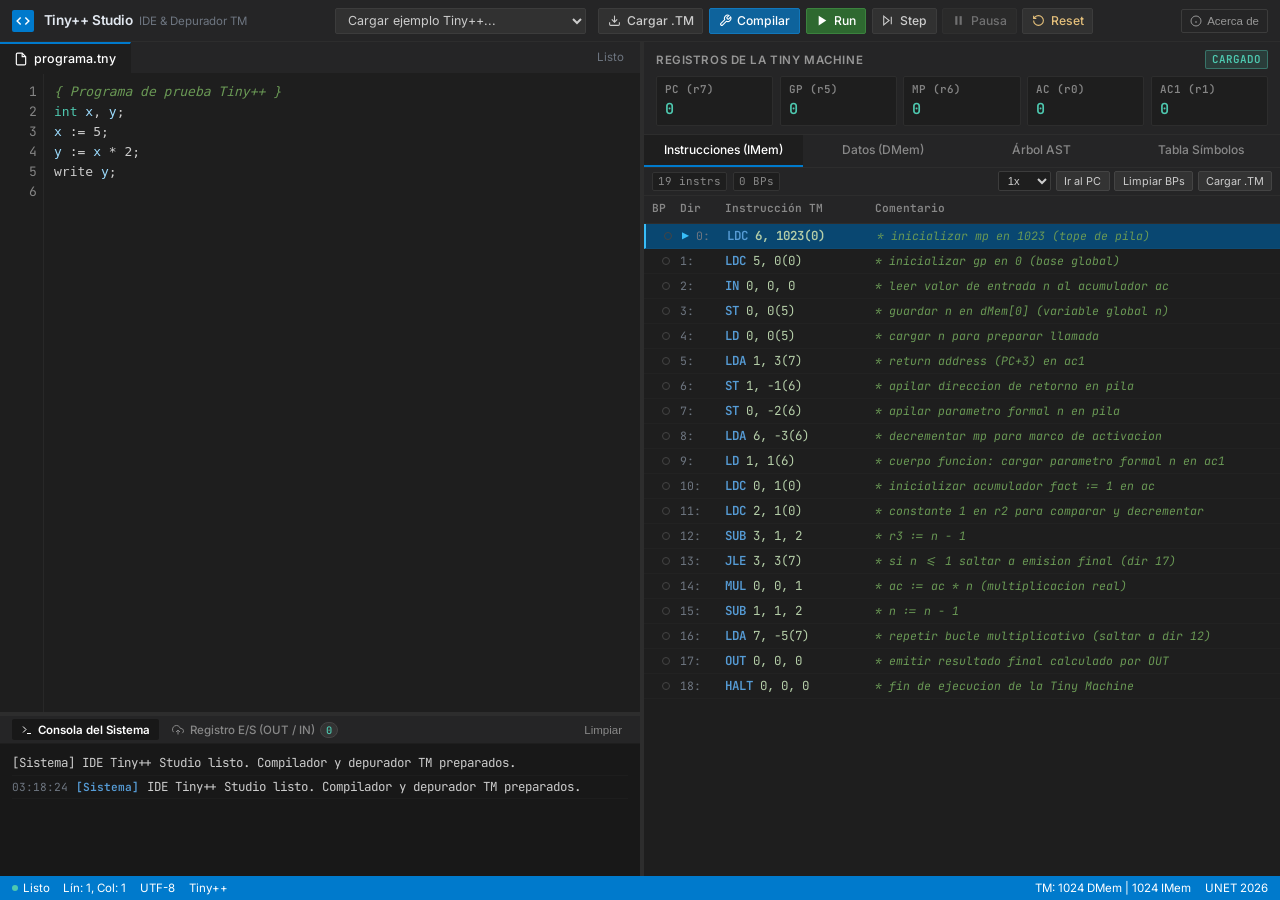
<file: ide/index.html>
<!DOCTYPE html>
<html lang="es">
<head>
    <meta charset="UTF-8">
    <meta name="viewport" content="width=device-width, initial-scale=1.0">
    <title>Tiny++ Studio IDE & Depurador TM</title>
    <!-- Google Fonts: Inter & JetBrains Mono -->
    <link rel="preconnect" href="https://fonts.googleapis.com">
    <link rel="preconnect" href="https://fonts.gstatic.com" crossorigin>
    <link href="https://fonts.googleapis.com/css2?family=Inter:wght@300;400;500;600;700&family=JetBrains+Mono:wght@400;500;600;700&display=swap" rel="stylesheet">
    <link rel="stylesheet" href="css/styles.css">
</head>
<body>
    <div class="app-container">
        <!-- BARRA SUPERIOR (TOOLBAR) -->
        <header class="top-navbar" id="top-navbar">
            <div class="brand-group">
                <div class="brand-icon">
                    <svg width="14" height="14" viewBox="0 0 24 24" fill="none" stroke="currentColor" stroke-width="2.5">
                        <polyline points="16 18 22 12 16 6"></polyline>
                        <polyline points="8 6 2 12 8 18"></polyline>
                    </svg>
                </div>
                <div class="brand-text">
                    <span class="brand-title">Tiny++ Studio</span>
                    <span class="brand-subtitle">IDE & Depurador TM</span>
                </div>
            </div>

            <!-- CONTROLES PRINCIPALES -->
            <div class="toolbar-actions" id="toolbar-actions">
                <div class="examples-dropdown-container">
                    <label for="example-selector" class="sr-only">Ejemplo</label>
                    <select id="example-selector" class="select-input">
                        <option value="" disabled selected>Cargar ejemplo Tiny++...</option>
                        <option value="factorial">1. Factorial Recursivo</option>
                        <option value="arreglos">2. Arreglos y Expresiones</option>
                        <option value="ambitos">3. Ámbitos y Variables Locales</option>
                        <option value="strings">4. Cadenas Literales (Strings)</option>
                        <option value="completo">5. Integración Completa Tiny++</option>
                        <option value="error">6. Detección de Errores Semánticos</option>
                    </select>
                </div>

                <div class="action-buttons-group">
                    <button id="btn-toolbar-load-tm" class="btn btn-secondary" title="Cargar archivo .tm compilado o pegar ensamblador">
                        <svg width="13" height="13" viewBox="0 0 24 24" fill="none" stroke="currentColor" stroke-width="2">
                            <path d="M21 15v4a2 2 0 0 1-2 2H5a2 2 0 0 1-2-2v-4"></path>
                            <polyline points="7 10 12 15 17 10"></polyline>
                            <line x1="12" y1="15" x2="12" y2="3"></line>
                        </svg>
                        <span>Cargar .TM</span>
                    </button>
                    <button id="btn-compile" class="btn btn-primary" title="Compilar código fuente Tiny++">
                        <svg width="13" height="13" viewBox="0 0 24 24" fill="none" stroke="currentColor" stroke-width="2">
                            <path d="M14.7 6.3a1 1 0 0 0 0 1.4l1.6 1.6a1 1 0 0 0 1.4 0l3.77-3.77a6 6 0 0 1-7.94 7.94l-6.91 6.91a2.12 2.12 0 0 1-3-3l6.91-6.91a6 6 0 0 1 7.94-7.94l-3.76 3.76z"></path>
                        </svg>
                        <span>Compilar</span>
                    </button>

                    <button id="btn-run" class="btn btn-success" title="Ejecutar simulación continua">
                        <svg width="13" height="13" viewBox="0 0 24 24" fill="currentColor">
                            <polygon points="5 3 19 12 5 21 5 3"></polygon>
                        </svg>
                        <span>Run</span>
                    </button>

                    <button id="btn-step" class="btn btn-secondary" title="Avanzar un paso en la Tiny Machine">
                        <svg width="13" height="13" viewBox="0 0 24 24" fill="none" stroke="currentColor" stroke-width="2">
                            <polygon points="5 4 15 12 5 20 5 4"></polygon>
                            <line x1="19" y1="5" x2="19" y2="19"></line>
                        </svg>
                        <span>Step</span>
                    </button>

                    <button id="btn-pause" class="btn btn-secondary" title="Pausar ejecución">
                        <svg width="13" height="13" viewBox="0 0 24 24" fill="currentColor">
                            <rect x="6" y="4" width="4" height="16"></rect>
                            <rect x="14" y="4" width="4" height="16"></rect>
                        </svg>
                        <span>Pausa</span>
                    </button>

                    <button id="btn-reset" class="btn btn-warning" title="Reiniciar memoria y registros TM">
                        <svg width="13" height="13" viewBox="0 0 24 24" fill="none" stroke="currentColor" stroke-width="2">
                            <path d="M3 12a9 9 0 1 0 9-9 9.75 9.75 0 0 0-6.74 2.74L3 8"></path>
                            <path d="M3 3v5h5"></path>
                        </svg>
                        <span>Reset</span>
                    </button>
                </div>
            </div>

            <!-- BOTÓN ACERCA DE (CRÉDITOS Y EQUIPO) -->
            <div class="toolbar-right">
                <button id="btn-about" class="btn-about" title="Acerca del proyecto y equipo UNET">
                    <svg width="12" height="12" viewBox="0 0 24 24" fill="none" stroke="currentColor" stroke-width="2">
                        <circle cx="12" cy="12" r="10"></circle>
                        <line x1="12" y1="16" x2="12" y2="12"></line>
                        <line x1="12" y1="8" x2="12.01" y2="8"></line>
                    </svg>
                    <span>Acerca de</span>
                </button>
            </div>
        </header>

        <!-- ÁREA PRINCIPAL DIVIDIDA (WORKSPACE) -->
        <main class="main-workspace" id="main-workspace">
            <!-- PANEL IZQUIERDO: EDITOR Y CONSOLA -->
            <section class="pane left-pane" id="editor-section">
                <!-- CABECERA DEL EDITOR -->
                <div class="pane-header">
                    <div class="tab-item active">
                        <svg width="14" height="14" viewBox="0 0 24 24" fill="none" stroke="currentColor" stroke-width="2">
                            <path d="M14 2H6a2 2 0 0 0-2 2v16a2 2 0 0 0 2 2h12a2 2 0 0 0 2-2V8z"></path>
                            <polyline points="14 2 14 8 20 8"></polyline>
                        </svg>
                        <span id="tab-filename">programa.tny</span>
                    </div>
                    <div class="pane-controls">
                        <span class="status-indicator-idle" id="editor-status">Listo</span>
                    </div>
                </div>

                <!-- CONTENEDOR DEL EDITOR DE CÓDIGO -->
                <div class="editor-container" id="editor-container">
                    <div class="line-numbers" id="line-numbers"></div>
                    <div class="editor-viewport" id="editor-viewport">
                        <div class="error-line-marker" id="error-line-marker"></div>
                        <pre class="code-highlight-layer" id="code-highlight-layer" aria-hidden="true"><code id="code-highlight-content"></code></pre>
                        <textarea id="code-editor" class="code-editor" spellcheck="false" placeholder="Escribe o carga tu código Tiny++ aquí...">{ Programa de prueba Tiny++ }
int x, y;
x := 5;
y := x * 2;
write y;
</textarea>
                    </div>
                </div>

                <!-- DIVISOR HORIZONTAL ENTRE EDITOR Y CONSOLA -->
                <div class="resizer resizer-vertical" id="resizer-console" title="Arrastra verticalmente para redimensionar la consola"></div>

                <!-- PANEL INFERIOR: CONSOLA Y MENSAJES -->
                <div class="console-panel" id="console-panel">
                    <div class="console-header">
                        <div class="console-tabs-group">
                            <button class="console-tab-btn active" id="tab-btn-console" data-view="console">
                                <svg width="12" height="12" viewBox="0 0 24 24" fill="none" stroke="currentColor" stroke-width="2">
                                    <polyline points="4 17 10 11 4 5"></polyline>
                                    <line x1="12" y1="19" x2="20" y2="19"></line>
                                </svg>
                                <span>Consola del Sistema</span>
                            </button>
                            <button class="console-tab-btn" id="tab-btn-io" data-view="io">
                                <svg width="12" height="12" viewBox="0 0 24 24" fill="none" stroke="currentColor" stroke-width="2">
                                    <polyline points="16 16 12 12 8 16"></polyline>
                                    <line x1="12" y1="12" x2="12" y2="21"></line>
                                    <path d="M20.39 18.39A5 5 0 0 0 18 9h-1.26A8 8 0 1 0 3 16.3"></path>
                                </svg>
                                <span>Registro E/S (OUT / IN)</span>
                                <span class="io-count-badge" id="io-out-count">0</span>
                            </button>
                        </div>
                        <button id="btn-clear-console" class="btn-icon" title="Limpiar contenido de la consola y registro de salidas">Limpiar</button>
                    </div>

                    <!-- VISTA 1: CONSOLA DEL SISTEMA -->
                    <div class="console-output active" id="console-output">
                        <div class="console-line system-msg">[Sistema] IDE Tiny++ Studio listo. Compilador y depurador TM preparados.</div>
                    </div>

                    <!-- VISTA 2: REGISTRO VISUAL DE E/S (OUT/IN) -->
                    <div class="io-panel-output" id="io-panel-output" style="display: none;">
                        <div class="io-table-header">
                            <span class="col-io-time">Hora</span>
                            <span class="col-io-type">Tipo</span>
                            <span class="col-io-pc">PC</span>
                            <span class="col-io-reg">Registro</span>
                            <span class="col-io-dec">Decimal</span>
                            <span class="col-io-hex">Hexadecimal</span>
                            <span class="col-io-note">Detalle</span>
                        </div>
                        <div class="io-events-list" id="io-events-list">
                            <div class="io-empty-placeholder">No se han emitido instrucciones de Entrada o Salida (IN / OUT) todavía.</div>
                        </div>
                    </div>
                </div>
            </section>

            <!-- DIVISOR VERTICAL PRINCIPAL ENTRE EDITOR Y DEPURADOR -->
            <div class="resizer resizer-horizontal" id="resizer-main" title="Arrastra horizontalmente para redimensionar paneles"></div>

            <!-- PANEL DERECHO: DEPURADOR VISUAL DE LA TM -->
            <section class="pane right-pane" id="debugger-section">
                <!-- TARJETAS DE REGISTROS DE LA TM -->
                <div class="registers-card" id="registers-panel">
                    <div class="registers-header">
                        <span class="card-title">Registros de la Tiny Machine</span>
                        <span class="tm-status-pill" id="tm-status">STANDBY</span>
                    </div>
                    <div class="registers-grid">
                        <div class="reg-box" id="reg-pc" title="Registro 7: Contador de Programa (PC) - Dirección de la próxima instrucción">
                            <span class="reg-label">PC (r7)</span>
                            <span class="reg-value" id="val-pc">0</span>
                        </div>
                        <div class="reg-box" id="reg-gp" title="Registro 5: Puntero Global (GP) - Base de variables estáticas y globales">
                            <span class="reg-label">GP (r5)</span>
                            <span class="reg-value" id="val-gp">0</span>
                        </div>
                        <div class="reg-box" id="reg-mp" title="Registro 6: Puntero de Memoria / Marco de Pila (MP) - Marco de activación">
                            <span class="reg-label">MP (r6)</span>
                            <span class="reg-value" id="val-mp">1023</span>
                        </div>
                        <div class="reg-box" id="reg-ac" title="Registro 0: Acumulador Principal (AC) - Resultados y retornos">
                            <span class="reg-label">AC (r0)</span>
                            <span class="reg-value" id="val-ac">0</span>
                        </div>
                        <div class="reg-box" id="reg-ac1" title="Registro 1: Acumulador Secundario (AC1) - Segundo operando temporal">
                            <span class="reg-label">AC1 (r1)</span>
                            <span class="reg-value" id="val-ac1">0</span>
                        </div>
                    </div>
                </div>

                <!-- TABS DE INSPECCIÓN (IMEM, DMEM, AST, TABLA DE SÍMBOLOS) -->
                <div class="inspector-card" id="inspector-card">
                    <div class="inspector-tabs">
                        <button class="tab-btn active" data-tab="tab-imem">Instrucciones (IMem)</button>
                        <button class="tab-btn" data-tab="tab-dmem">Datos (DMem)</button>
                        <button class="tab-btn" data-tab="tab-ast">Árbol AST</button>
                        <button class="tab-btn" data-tab="tab-symbols">Tabla Símbolos</button>
                    </div>

                    <div class="inspector-content">
                        <!-- TAB 1: IMEM (MEMORIA DE INSTRUCCIONES) -->
                        <div class="tab-pane active" id="tab-imem">
                            <div class="imem-toolbar">
                                <div class="imem-stats">
                                    <span class="stat-badge" id="imem-count">0 instrs</span>
                                    <span class="stat-badge stat-bp" id="imem-bp-count">0 BPs</span>
                                </div>
                                <div class="imem-actions">
                                    <label for="tm-speed-selector" class="sr-only">Velocidad</label>
                                    <select id="tm-speed-selector" class="select-micro" title="Velocidad de ejecución en modo Run">
                                        <option value="450">0.5x</option>
                                        <option value="200" selected>1x</option>
                                        <option value="60">3x</option>
                                    </select>
                                    <button id="btn-imem-topc" class="btn-micro" title="Desplazar la vista hasta la instrucción actual del PC">Ir al PC</button>
                                    <button id="btn-imem-clearbp" class="btn-micro" title="Remover todos los puntos de interrupción">Limpiar BPs</button>
                                    <button id="btn-imem-load-tm" class="btn-micro" title="Cargar archivo .tm o pegar ensamblador Tiny Machine">Cargar .TM</button>
                                </div>
                            </div>
                            <div class="memory-header imem-header">
                                <span class="col-bp" title="Puntos de interrupción">BP</span>
                                <span class="col-dir">Dir</span>
                                <span class="col-code">Instrucción TM</span>
                                <span class="col-comment">Comentario</span>
                            </div>
                            <div class="memory-list imem-list" id="imem-list">
                                <div class="memory-placeholder">No se ha cargado ningún programa objeto TM todavía. Pulsa "Compilar".</div>
                            </div>
                        </div>

                        <!-- TAB 2: DMEM (MEMORIA DE DATOS - 1024 CELDAS) -->
                        <div class="tab-pane" id="tab-dmem">
                            <div class="dmem-toolbar">
                                <div class="dmem-view-group">
                                    <label for="dmem-view-mode" class="dmem-label">Vista:</label>
                                    <select id="dmem-view-mode" class="select-input select-micro">
                                        <option value="gp" selected>Variables Globales (GP: 0..)</option>
                                        <option value="mp">Pila de Ejecución (MP: 1023..)</option>
                                        <option value="active">Celdas con Valor (≠ 0)</option>
                                        <option value="all">Todas las Celdas (0..1023)</option>
                                    </select>
                                </div>
                                <div class="dmem-jump-group">
                                    <input type="number" id="dmem-jump-input" placeholder="Celda #" min="0" max="1023" class="input-micro">
                                    <button id="btn-dmem-jump" class="btn-micro" title="Saltar a la celda de memoria">Ir</button>
                                </div>
                            </div>
                            <div class="memory-header dmem-header">
                                <span class="col-dmem-dir">Dirección</span>
                                <span class="col-dmem-dec">Valor (Dec)</span>
                                <span class="col-dmem-hex">Valor (Hex)</span>
                                <span class="col-dmem-role">Ámbito / Rol</span>
                            </div>
                            <div class="memory-list dmem-list" id="dmem-list">
                                <div class="memory-placeholder">Memoria de datos vacía o en estado inicial.</div>
                            </div>
                        </div>

                        <!-- TAB 3: AST -->
                        <div class="tab-pane" id="tab-ast">
                            <div class="ast-container">
                                <div class="inspector-toolbar">
                                    <div class="inspector-stats">
                                        <span class="stat-badge" id="ast-node-count">0 nodos</span>
                                        <span class="stat-badge stat-bp" id="ast-program-badge">Tiny++ AST</span>
                                    </div>
                                    <div class="inspector-actions">
                                        <button id="btn-ast-expand" class="btn-micro" title="Expandir todos los nodos del árbol">Expandir Todo</button>
                                        <button id="btn-ast-collapse" class="btn-micro" title="Colapsar todos los nodos del árbol">Colapsar Todo</button>
                                    </div>
                                </div>
                                <div class="ast-tree-container" id="ast-tree-root">
                                    <div class="inspector-placeholder">Cargando árbol sintáctico AST...</div>
                                </div>
                            </div>
                        </div>

                        <!-- TAB 4: TABLA DE SÍMBOLOS -->
                        <div class="tab-pane" id="tab-symbols">
                            <div class="symbols-container">
                                <div class="inspector-toolbar">
                                    <div class="inspector-stats">
                                        <span class="stat-badge" id="symbols-count">0 símbolos</span>
                                        <label for="symbols-scope-filter" class="sr-only">Ámbito</label>
                                        <select id="symbols-scope-filter" class="select-micro" title="Filtrar por ámbito de declaración">
                                            <option value="all">Todos los ámbitos</option>
                                        </select>
                                    </div>
                                    <div class="inspector-actions">
                                        <label for="symbols-search-input" class="sr-only">Buscar símbolo</label>
                                        <input type="text" id="symbols-search-input" placeholder="Buscar símbolo..." class="input-micro" style="width: 110px;">
                                    </div>
                                </div>
                                <div class="symbols-table-header">
                                    <span>Identificador</span>
                                    <span>Tipo</span>
                                    <span>Ámbito</span>
                                    <span>Offset TM</span>
                                    <span>Línea</span>
                                </div>
                                <div class="symbols-list" id="symbols-list">
                                    <div class="inspector-placeholder">Cargando tabla de símbolos...</div>
                                </div>
                            </div>
                        </div>
                    </div>
                </div>
            </section>
        </main>

        <!-- BARRA DE ESTADO INFERIOR -->
        <footer class="bottom-statusbar" id="bottom-statusbar">
            <div class="status-left">
                <span class="status-item"><span class="dot-green"></span> Listo</span>
                <span class="status-item" id="cursor-pos">Lín: 1, Col: 1</span>
                <span class="status-item">UTF-8</span>
                <span class="status-item">Tiny++</span>
            </div>
            <div class="status-right">
                <span class="status-item">TM: 1024 DMem | 1024 IMem</span>
                <span class="status-item">UNET 2026</span>
            </div>
        </footer>
    </div>

    <!-- DIÁLOGO MODAL INTERACTIVO: ENTRADA TM (IN / READ) -->
    <div class="modal-overlay" id="modal-io-input">
        <div class="modal-dialog modal-dialog-sm">
            <div class="modal-header">
                <div class="modal-title-group">
                    <svg width="14" height="14" viewBox="0 0 24 24" fill="none" stroke="currentColor" stroke-width="2">
                        <line x1="12" y1="19" x2="12" y2="5"></line>
                        <polyline points="5 12 12 19 19 12"></polyline>
                    </svg>
                    <span>Entrada requerida (Instrucción IN)</span>
                </div>
                <button class="modal-close-btn" id="modal-io-close">&times;</button>
            </div>
            <div class="modal-body">
                <p class="io-modal-desc" id="io-modal-prompt-text">
                    La Tiny Machine requiere un valor entero de entrada para el registro <strong id="io-modal-reg-label">r0 (AC)</strong> en la dirección <strong id="io-modal-pc-label">PC = 2</strong>:
                </p>
                <div class="io-input-wrapper">
                    <div class="io-number-box">
                        <input type="number" id="io-modal-input-val" class="io-input-field" placeholder="Ingresa un valor entero (ej: 5)" autofocus />
                        <div class="io-spinners">
                            <button type="button" class="io-spin-btn io-spin-up" id="btn-io-inc" title="Incrementar (+1)" tabindex="-1">
                                <svg width="10" height="10" viewBox="0 0 24 24" fill="none" stroke="currentColor" stroke-width="3" stroke-linecap="round" stroke-linejoin="round">
                                    <polyline points="18 15 12 9 6 15"></polyline>
                                </svg>
                            </button>
                            <button type="button" class="io-spin-btn io-spin-down" id="btn-io-dec" title="Decrementar (-1)" tabindex="-1">
                                <svg width="10" height="10" viewBox="0 0 24 24" fill="none" stroke="currentColor" stroke-width="3" stroke-linecap="round" stroke-linejoin="round">
                                    <polyline points="6 9 12 15 18 9"></polyline>
                                </svg>
                            </button>
                        </div>
                    </div>
                </div>
                <div class="io-modal-actions">
                    <button id="btn-io-modal-submit" class="btn btn-primary">Ingresar Valor (Enter)</button>
                    <button id="btn-io-modal-cancel" class="btn btn-secondary">Pausar Ejecución</button>
                </div>
            </div>
        </div>
    </div>

    <!-- DIÁLOGO MODAL: ACERCA DE -->
    <div class="modal-overlay" id="modal-about">
        <div class="modal-dialog">
            <div class="modal-header">
                <span>Acerca de Tiny++ Studio IDE</span>
                <button class="modal-close-btn" id="modal-close-btn">&times;</button>
            </div>
            <div class="modal-body">
                <h4>Compilador Tiny++ & Depurador Visual TM</h4>
                <p>Proyecto formal desarrollado para la asignatura <strong>Compiladores e Intérpretes</strong> en la Universidad Nacional Experimental del Táchira (UNET).</p>
                <div class="team-list">
                    <div class="team-member-row">
                        <span class="team-member-name">Theryan Colmenares (V-31.060.894)</span>
                        <span class="team-member-role">Módulo 1: Frontend & Semántica</span>
                    </div>
                    <div class="team-member-row">
                        <span class="team-member-name">Ismael Hidalgo (V-31.470.047)</span>
                        <span class="team-member-role">Módulo 2: Backend TM</span>
                    </div>
                    <div class="team-member-row">
                        <span class="team-member-name">Santiago Hernández (V-31.098.297)</span>
                        <span class="team-member-role">Módulo 3: Simulador TM</span>
                    </div>
                    <div class="team-member-row">
                        <span class="team-member-name"><strong>Henyer Molina (V-31.098.304)</strong></span>
                        <span class="team-member-role">Módulo 4: IDE Visual & Integración</span>
                    </div>
                </div>
            </div>
        </div>
    </div>

    <!-- DIÁLOGO MODAL: CARGAR ARCHIVO O CÓDIGO .TM -->
    <div class="modal-overlay" id="modal-load-tm">
        <div class="modal-dialog">
            <div class="modal-header">
                <span>Cargar Código Ensamblador Tiny Machine (.tm)</span>
                <button class="modal-close-btn" id="modal-load-tm-close">&times;</button>
            </div>
            <div class="modal-body">
                <p style="margin-bottom: 12px; font-size: 13px; color: var(--text-secondary);">
                    Carga un archivo <code>.tm</code> generado por el compilador Java o pega las instrucciones directamente para ejecutarlas paso a paso en el depurador:
                </p>
                <div style="margin-bottom: 12px; display: flex; gap: 10px; align-items: center;">
                    <label for="input-file-tm" class="btn btn-secondary" style="cursor: pointer; padding: 6px 12px; font-size: 12px; display: inline-flex; align-items: center; gap: 6px;">
                        <svg width="12" height="12" viewBox="0 0 24 24" fill="none" stroke="currentColor" stroke-width="2">
                            <path d="M21 15v4a2 2 0 0 1-2 2H5a2 2 0 0 1-2-2v-4"></path>
                            <polyline points="7 10 12 15 17 10"></polyline>
                            <line x1="12" y1="15" x2="12" y2="3"></line>
                        </svg>
                        <span>Seleccionar archivo .tm...</span>
                    </label>
                    <input type="file" id="input-file-tm" accept=".tm,.txt" style="display: none;" />
                    <span id="label-selected-tm-file" style="font-size: 12px; color: var(--text-muted); font-style: italic;">Ningún archivo seleccionado</span>
                </div>
                <textarea id="textarea-tm-code" class="code-editor" style="height: 180px; width: 100%; font-family: monospace; font-size: 12px; padding: 10px; background: var(--bg-tertiary); border: 1px solid var(--border-color); color: var(--text-primary); border-radius: 4px; resize: vertical;" placeholder="Pega aquí las instrucciones ensamblador de la TM...&#10;0:  LD  6,0(0)  * inicializar mp&#10;1:  ST  0,0(0)  * limpiar celda 0&#10;..."></textarea>
                <div style="margin-top: 14px; display: flex; justify-content: flex-end; gap: 8px;">
                    <button id="btn-load-tm-cancel" class="btn btn-secondary">Cancelar</button>
                    <button id="btn-load-tm-confirm" class="btn btn-primary">Cargar en Depurador</button>
                </div>
            </div>
        </div>
    </div>

    <!-- Scripts modulares desacoplados -->
    <script src="js/examples.js"></script>
    <script src="js/tm-presets.js"></script>
    <script src="js/highlighter.js"></script>
    <script src="js/validator.js"></script>
    <script src="js/resizer.js"></script>
    <script src="js/editor.js"></script>
    <script src="js/console.js"></script>
    <script src="js/io-manager.js"></script>
    <script src="js/tm-simulator.js"></script>
    <script src="js/tm-machine.js"></script>
    <script src="js/debugger-ui.js"></script>
    <script src="js/inspector-presets.js"></script>
    <script src="js/ast-viewer.js"></script>
    <script src="js/symbols-viewer.js"></script>
    <script src="js/inspector.js"></script>
    <script src="js/app.js"></script>
</body>
</html>
</file>
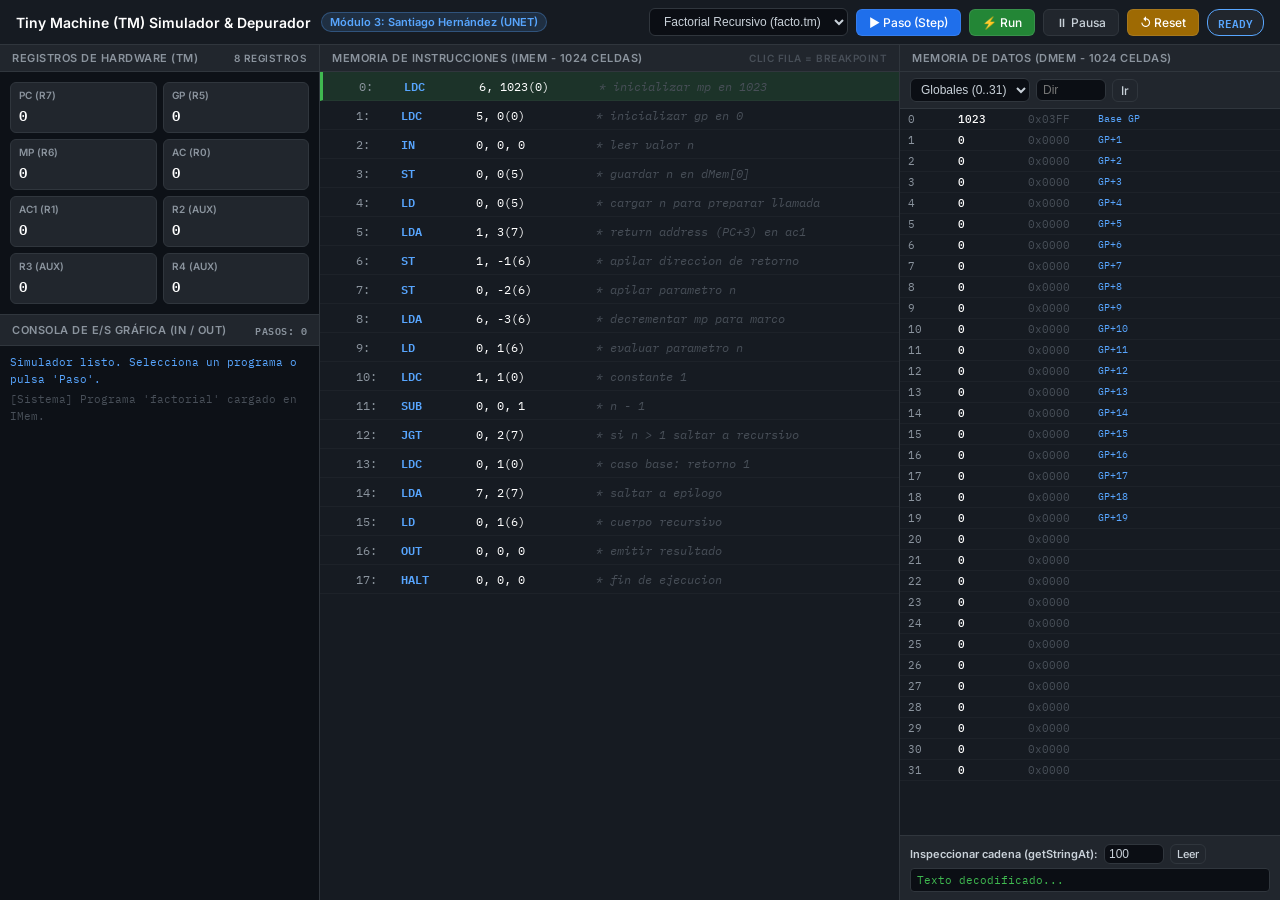
<file: simulator/index.html>
<!DOCTYPE html>
<html lang="es">
<head>
    <meta charset="UTF-8">
    <meta name="viewport" content="width=device-width, initial-scale=1.0">
    <title>Simulador y Depurador TM - Módulo 3 (Santiago Hernández)</title>
    <!-- IBM Plex Mono y Inter -->
    <link rel="preconnect" href="https://fonts.googleapis.com">
    <link rel="preconnect" href="https://fonts.gstatic.com" crossorigin>
    <link href="https://fonts.googleapis.com/css2?family=IBM+Plex+Mono:wght@400;500;600&family=Inter:wght@400;500;600;700&display=swap" rel="stylesheet">
    <style>
        :root {
            --bg-darker: #0d1117;
            --bg-dark: #161b22;
            --bg-card: #21262d;
            --bg-input: #0b0e14;
            --border: #30363d;
            --border-focus: #58a6ff;
            --text-primary: #c9d1d9;
            --text-secondary: #8b949e;
            --text-muted: #484f58;
            --accent-blue: #58a6ff;
            --accent-green: #3fb950;
            --accent-orange: #d29922;
            --accent-red: #f85149;
            --accent-purple: #bc8cff;
            --font-ui: 'Inter', -apple-system, BlinkMacSystemFont, sans-serif;
            --font-mono: 'IBM Plex Mono', 'Consolas', monospace;
        }

        * { box-sizing: border-box; margin: 0; padding: 0; }

        body {
            background-color: var(--bg-darker);
            color: var(--text-primary);
            font-family: var(--font-ui);
            font-size: 13px;
            height: 100vh;
            display: flex;
            flex-direction: column;
            overflow: hidden;
        }

        /* BARRA SUPERIOR */
        header {
            background-color: var(--bg-dark);
            border-bottom: 1px solid var(--border);
            padding: 8px 16px;
            display: flex;
            align-items: center;
            justify-content: space-between;
            gap: 12px;
            flex-shrink: 0;
        }

        .title-block {
            display: flex;
            align-items: center;
            gap: 10px;
        }

        .badge-student {
            background: rgba(88, 166, 255, 0.15);
            color: var(--accent-blue);
            border: 1px solid rgba(88, 166, 255, 0.3);
            padding: 2px 8px;
            border-radius: 12px;
            font-size: 11px;
            font-weight: 600;
        }

        h1 {
            font-size: 14px;
            font-weight: 600;
            color: #fff;
        }

        /* CONTROLES */
        .controls-row {
            display: flex;
            align-items: center;
            gap: 8px;
        }

        .btn {
            background: var(--bg-card);
            border: 1px solid var(--border);
            color: var(--text-primary);
            font-family: var(--font-ui);
            font-size: 12px;
            font-weight: 500;
            padding: 5px 12px;
            border-radius: 6px;
            cursor: pointer;
            display: inline-flex;
            align-items: center;
            gap: 6px;
            transition: all 0.15s ease;
        }

        .btn:hover:not(:disabled) {
            background: #30363d;
            border-color: #8b949e;
        }

        .btn:disabled {
            opacity: 0.4;
            cursor: not-allowed;
        }

        .btn-green { background: #238636; border-color: rgba(240, 246, 252, 0.1); color: #fff; }
        .btn-green:hover:not(:disabled) { background: #2ea043; }

        .btn-blue { background: #1f6feb; border-color: rgba(240, 246, 252, 0.1); color: #fff; }
        .btn-blue:hover:not(:disabled) { background: #388bfd; }

        .btn-orange { background: #9e6a03; border-color: rgba(240, 246, 252, 0.1); color: #fff; }
        .btn-orange:hover:not(:disabled) { background: #bb8009; }

        .select-preset {
            background: var(--bg-input);
            border: 1px solid var(--border);
            color: var(--text-primary);
            padding: 5px 10px;
            border-radius: 6px;
            font-size: 12px;
            outline: none;
        }

        /* STATUS PILL */
        .status-pill {
            padding: 3px 10px;
            border-radius: 12px;
            font-size: 11px;
            font-weight: 600;
            font-family: var(--font-mono);
            background: #21262d;
            border: 1px solid var(--border);
            color: var(--text-secondary);
        }

        .status-READY { color: var(--accent-blue); border-color: var(--accent-blue); }
        .status-RUNNING { color: var(--accent-green); border-color: var(--accent-green); }
        .status-PAUSED { color: var(--accent-orange); border-color: var(--accent-orange); }
        .status-HALTED { color: var(--text-muted); border-color: var(--border); }
        .status-WAITING_INPUT { color: var(--accent-orange); border-color: var(--accent-orange); animation: pulse 1.2s infinite; }
        .status-BREAKPOINT { color: var(--accent-red); border-color: var(--accent-red); }

        @keyframes pulse { 0% { opacity: 0.6; } 50% { opacity: 1; } 100% { opacity: 0.6; } }

        /* GRID PRINCIPAL */
        .workspace-grid {
            display: grid;
            grid-template-columns: 320px 1fr 380px;
            flex: 1;
            overflow: hidden;
            min-height: 0;
        }

        .col {
            border-right: 1px solid var(--border);
            display: flex;
            flex-direction: column;
            overflow: hidden;
            background: var(--bg-dark);
        }

        .col:last-child { border-right: none; }

        .panel-header {
            background: var(--bg-card);
            border-bottom: 1px solid var(--border);
            padding: 6px 12px;
            font-size: 11px;
            font-weight: 600;
            text-transform: uppercase;
            letter-spacing: 0.5px;
            color: var(--text-secondary);
            display: flex;
            align-items: center;
            justify-content: space-between;
        }

        /* COLUMNA 1: REGISTROS Y E/S */
        .registers-grid {
            display: grid;
            grid-template-columns: 1fr 1fr;
            gap: 6px;
            padding: 10px;
            background: var(--bg-darker);
            border-bottom: 1px solid var(--border);
        }

        .reg-box {
            background: var(--bg-card);
            border: 1px solid var(--border);
            border-radius: 6px;
            padding: 6px 8px;
            display: flex;
            flex-direction: column;
            transition: all 0.3s;
        }

        .reg-box.changed {
            border-color: var(--accent-orange);
            background: rgba(210, 153, 34, 0.15);
        }

        .reg-name {
            font-size: 10px;
            font-weight: 600;
            color: var(--text-secondary);
            text-transform: uppercase;
        }

        .reg-val {
            font-family: var(--font-mono);
            font-size: 14px;
            font-weight: 600;
            color: #fff;
            margin-top: 2px;
        }

        /* E/S Y CONSOLA */
        .io-section {
            flex: 1;
            display: flex;
            flex-direction: column;
            overflow: hidden;
        }

        .io-input-bar {
            padding: 8px 10px;
            background: rgba(210, 153, 34, 0.1);
            border-bottom: 1px solid rgba(210, 153, 34, 0.3);
            display: none;
            gap: 8px;
            align-items: center;
        }

        .io-input-bar.active { display: flex; }

        .io-input-bar input {
            background: var(--bg-input);
            border: 1px solid var(--border-focus);
            color: #fff;
            font-family: var(--font-mono);
            font-size: 13px;
            padding: 4px 8px;
            border-radius: 4px;
            flex: 1;
            outline: none;
        }

        .io-log {
            flex: 1;
            padding: 8px 10px;
            overflow-y: auto;
            font-family: var(--font-mono);
            font-size: 11px;
            line-height: 1.5;
            background: var(--bg-darker);
        }

        .log-entry { margin-bottom: 4px; }
        .log-in { color: var(--accent-blue); }
        .log-out { color: var(--accent-green); font-weight: 600; }
        .log-halt { color: var(--text-muted); }
        .log-err { color: var(--accent-red); font-weight: 600; }

        /* COLUMNA 2: MEMORIA DE INSTRUCCIONES (IMEM) */
        .imem-list {
            flex: 1;
            overflow-y: auto;
            font-family: var(--font-mono);
            font-size: 12px;
        }

        .imem-row {
            display: grid;
            grid-template-columns: 28px 45px 75px 120px 1fr;
            padding: 4px 8px;
            border-bottom: 1px solid rgba(255, 255, 255, 0.03);
            align-items: center;
            cursor: pointer;
            transition: background 0.1s;
        }

        .imem-row:hover { background: rgba(255, 255, 255, 0.04); }

        .imem-row.active-pc {
            background: rgba(63, 185, 80, 0.15) !important;
            border-left: 3px solid var(--accent-green);
        }

        .bp-col {
            text-align: center;
            cursor: pointer;
        }

        .bp-dot {
            display: inline-block;
            width: 9px;
            height: 9px;
            border-radius: 50%;
            background: transparent;
            border: 1px solid transparent;
        }

        .bp-dot.active {
            background: var(--accent-red);
            border-color: #ff7b72;
            box-shadow: 0 0 6px rgba(248, 81, 73, 0.6);
        }

        .imem-addr { color: var(--text-secondary); }
        .imem-op { color: var(--accent-blue); font-weight: 600; }
        .imem-args { color: #fff; }
        .imem-comment { color: var(--text-muted); font-style: italic; overflow: hidden; text-overflow: ellipsis; white-space: nowrap; }

        /* COLUMNA 3: MEMORIA DE DATOS (DMEM) */
        .dmem-controls {
            padding: 6px 10px;
            background: var(--bg-card);
            border-bottom: 1px solid var(--border);
            display: flex;
            gap: 6px;
            align-items: center;
        }

        .dmem-list {
            flex: 1;
            overflow-y: auto;
            font-family: var(--font-mono);
            font-size: 11px;
        }

        .dmem-row {
            display: grid;
            grid-template-columns: 50px 70px 70px 1fr;
            padding: 3px 8px;
            border-bottom: 1px solid rgba(255, 255, 255, 0.03);
        }

        .dmem-row.last-write {
            background: rgba(210, 153, 34, 0.25) !important;
            border-left: 3px solid var(--accent-orange);
        }

        .dmem-addr { color: var(--text-secondary); }
        .dmem-dec { color: #fff; font-weight: 500; }
        .dmem-hex { color: var(--text-muted); }
        .dmem-role { font-size: 10px; }
        .role-gp { color: var(--accent-blue); }
        .role-mp { color: var(--accent-purple); }

        /* STRING INSPECTOR */
        .string-inspector {
            padding: 8px 10px;
            background: var(--bg-card);
            border-top: 1px solid var(--border);
            display: flex;
            flex-direction: column;
            gap: 4px;
        }

        .str-res {
            font-family: var(--font-mono);
            color: var(--accent-green);
            background: var(--bg-input);
            padding: 4px 6px;
            border-radius: 4px;
            border: 1px solid var(--border);
            font-size: 11px;
            min-height: 22px;
        }
    </style>
</head>
<body>
    <!-- HEADER -->
    <header>
        <div class="title-block">
            <h1>Tiny Machine (TM) Simulador & Depurador</h1>
            <span class="badge-student">Módulo 3: Santiago Hernández (UNET)</span>
        </div>

        <div class="controls-row">
            <select id="preset-selector" class="select-preset">
                <option value="factorial">Factorial Recursivo (facto.tm)</option>
                <option value="arreglos">Vectores A[i*2+1] y GP</option>
                <option value="ambitos">Marco de Pila y MP</option>
                <option value="cadenas">Cadenas en Memoria</option>
                <option value="error_div">Error: División por Cero</option>
            </select>

            <button id="btn-step" class="btn btn-blue" title="Ejecutar una sola instrucción">
                ▶ Paso (Step)
            </button>
            <button id="btn-run" class="btn btn-green" title="Ejecutar continuo">
                ⚡ Run
            </button>
            <button id="btn-pause" class="btn" title="Pausar ejecución">
                ⏸ Pausa
            </button>
            <button id="btn-reset" class="btn btn-orange" title="Reinicializar registros y memoria">
                ↺ Reset
            </button>

            <span id="status-pill" class="status-pill status-READY">READY</span>
        </div>
    </header>

    <!-- WORKSPACE -->
    <main class="workspace-grid">
        <!-- COLUMNA 1: REGISTROS Y LOG E/S -->
        <section class="col">
            <div class="panel-header">
                <span>Registros de Hardware (TM)</span>
                <span style="font-size: 10px;">8 Registros</span>
            </div>

            <div class="registers-grid">
                <div class="reg-box" id="box-pc"><span class="reg-name">PC (r7)</span><span class="reg-val" id="val-pc">0</span></div>
                <div class="reg-box" id="box-gp"><span class="reg-name">GP (r5)</span><span class="reg-val" id="val-gp">0</span></div>
                <div class="reg-box" id="box-mp"><span class="reg-name">MP (r6)</span><span class="reg-val" id="val-mp">1023</span></div>
                <div class="reg-box" id="box-ac"><span class="reg-name">AC (r0)</span><span class="reg-val" id="val-ac">0</span></div>
                <div class="reg-box" id="box-ac1"><span class="reg-name">AC1 (r1)</span><span class="reg-val" id="val-ac1">0</span></div>
                <div class="reg-box" id="box-r2"><span class="reg-name">R2 (Aux)</span><span class="reg-val" id="val-r2">0</span></div>
                <div class="reg-box" id="box-r3"><span class="reg-name">R3 (Aux)</span><span class="reg-val" id="val-r3">0</span></div>
                <div class="reg-box" id="box-r4"><span class="reg-name">R4 (Aux)</span><span class="reg-val" id="val-r4">0</span></div>
            </div>

            <div class="panel-header">
                <span>Consola de E/S Gráfica (IN / OUT)</span>
                <span id="step-counter" style="font-family: var(--font-mono); font-size: 10px;">Pasos: 0</span>
            </div>

            <div class="io-section">
                <div class="io-input-bar" id="input-bar">
                    <span style="color: var(--accent-orange); font-weight: 600;">📥 Entrada IN:</span>
                    <input type="number" id="input-val" placeholder="Ingresa un entero y presiona Enter">
                    <button class="btn btn-green" id="btn-submit-in" style="padding: 3px 8px;">Enviar</button>
                </div>
                <div class="io-log" id="io-log">
                    <div class="log-entry log-in">Simulador listo. Selecciona un programa o pulsa 'Paso'.</div>
                </div>
            </div>
        </section>

        <!-- COLUMNA 2: MEMORIA DE INSTRUCCIONES (IMEM) -->
        <section class="col">
            <div class="panel-header">
                <span>Memoria de Instrucciones (IMem - 1024 celdas)</span>
                <span style="font-size: 10px; color: var(--text-muted);">Clic fila = Breakpoint</span>
            </div>
            <div class="imem-list" id="imem-list"></div>
        </section>

        <!-- COLUMNA 3: MEMORIA DE DATOS (DMEM) -->
        <section class="col">
            <div class="panel-header">
                <span>Memoria de Datos (DMem - 1024 celdas)</span>
                <span id="dmem-last-write-badge" style="font-size: 10px; color: var(--accent-orange);"></span>
            </div>

            <div class="dmem-controls">
                <select id="dmem-filter" class="select-preset" style="padding: 3px 6px;">
                    <option value="gp">Globales (0..31)</option>
                    <option value="mp">Pila (1023..992)</option>
                    <option value="active">Celdas activas</option>
                    <option value="all">Todas (1024)</option>
                </select>
                <input type="number" id="dmem-jump-addr" class="select-preset" style="width: 70px; padding: 3px 6px;" placeholder="Dir" min="0" max="1023">
                <button class="btn" id="btn-dmem-jump" style="padding: 3px 8px;">Ir</button>
            </div>

            <div class="dmem-list" id="dmem-list"></div>

            <div class="string-inspector">
                <div style="display: flex; gap: 6px; align-items: center;">
                    <span style="font-size: 11px; font-weight: 600;">Inspeccionar cadena (getStringAt):</span>
                    <input type="number" id="str-addr" class="select-preset" style="width: 60px; padding: 2px 4px;" value="100">
                    <button class="btn" id="btn-read-str" style="padding: 2px 6px; font-size: 11px;">Leer</button>
                </div>
                <div class="str-res" id="str-result">Texto decodificado...</div>
            </div>
        </section>
    </main>

    <!-- CARGA DEL MOTOR Y CONTROLADOR -->
    <script src="../ide/js/tm-simulator.js"></script>
    <script>
        document.addEventListener('DOMContentLoaded', () => {
            const tm = new TMSimulator();
            window.tm = tm;

            let prevRegs = {};

            const PRESETS = {
                factorial: `
* Factorial recursivo estandar de Louden
0:  LDC  6, 1023(0)  * inicializar mp en 1023
1:  LDC  5, 0(0)     * inicializar gp en 0
2:  IN   0, 0, 0     * leer valor n
3:  ST   0, 0(5)     * guardar n en dMem[0]
4:  LD   0, 0(5)     * cargar n para preparar llamada
5:  LDA  1, 3(7)     * return address (PC+3) en ac1
6:  ST   1, -1(6)    * apilar direccion de retorno
7:  ST   0, -2(6)    * apilar parametro n
8:  LDA  6, -3(6)    * decrementar mp para marco
9:  LD   0, 1(6)     * evaluar parametro n
10: LDC  1, 1(0)     * constante 1
11: SUB  0, 0, 1     * n - 1
12: JGT  0, 2(7)     * si n > 1 saltar a recursivo
13: LDC  0, 1(0)     * caso base: retorno 1
14: LDA  7, 2(7)     * saltar a epilogo
15: LD   0, 1(6)     * cuerpo recursivo
16: OUT  0, 0, 0     * emitir resultado
17: HALT 0, 0, 0     * fin de ejecucion
                `.trim(),

                arreglos: `
* Vectores unidimensionales A[i*2+1] con GP
0:  LDC  6, 1023(0)  * inicializar mp
1:  LDC  5, 0(0)     * base del arreglo A en dMem[0]
2:  LDC  0, 2(0)     * i := 2
3:  ST   0, 10(5)    * dMem[10] := i
4:  LD   0, 10(5)    * cargar i
5:  LDC  1, 2(0)     * 2
6:  MUL  0, 0, 1     * i * 2 = 4
7:  LDC  1, 1(0)     * + 1
8:  ADD  0, 0, 1     * indice = 5
9:  ADD  2, 0, 5     * dir = GP + 5 = 5
10: LDC  0, 99(0)    * valor 99
11: ST   0, 0(2)     * A[5] := 99
12: LD   0, 5(5)     * leer A[5]
13: OUT  0, 0, 0     * emitir 99
14: HALT 0, 0, 0
                `.trim(),

                ambitos: `
* Pila y variables locales con MP
0:  LDC  6, 1023(0)  * mp = 1023
1:  LDC  5, 0(0)     * gp = 0
2:  LDC  0, 100(0)   * variable global x = 100
3:  ST   0, 0(5)     * guardar x global en dMem[0]
4:  LDC  0, 25(0)    * parametro formal = 25
5:  LDA  1, 3(7)     * retorno
6:  ST   1, -1(6)    * apilar retorno en MP-1
7:  ST   0, -2(6)    * apilar parametro en MP-2
8:  LDA  6, -3(6)    * activar nuevo marco
9:  LD   0, 1(6)     * acceder a parametro
10: LDC  1, 2(0)     * multiplicador 2
11: MUL  0, 0, 1     * x local := 25 * 2 = 50
12: ST   0, 0(6)     * guardar en variable local x
13: LD   0, 0(5)     * verificar que x global sigue intacta
14: OUT  0, 0, 0     * emitir 100
15: HALT 0, 0, 0
                `.trim(),

                cadenas: `
* Prueba de almacenamiento de cadenas en dMem
0:  LDC 0, 84(0)     * 'T'
1:  ST  0, 100(0)    * dMem[100] = 'T'
2:  LDC 0, 77(0)     * 'M'
3:  ST  0, 101(0)    * dMem[101] = 'M'
4:  LDC 0, 43(0)     * '+'
5:  ST  0, 102(0)    * dMem[102] = '+'
6:  LDC 0, 43(0)     * '+'
7:  ST  0, 103(0)    * dMem[103] = '+'
8:  LDC 0, 0(0)      * '\\0'
9:  ST  0, 104(0)    * fin de cadena
10: OUT 0, 0, 0
11: HALT 0, 0, 0
                `.trim(),

                error_div: `
* Division por cero para verificar deteccion de error
0:  LDC 1, 50(0)
1:  LDC 2, 0(0)
2:  DIV 0, 1, 2      * error: division por cero
3:  HALT 0, 0, 0
                `.trim()
            };

            function loadPreset(key) {
                const code = PRESETS[key] || PRESETS.factorial;
                tm.loadProgram(code);
                renderAll();
                addLog('Sistema', `Programa '${key}' cargado en IMem.`);
            }

            function updateStatusUI(status) {
                const pill = document.getElementById('status-pill');
                pill.textContent = status;
                pill.className = `status-pill status-${status}`;

                const inputBar = document.getElementById('input-bar');
                if (status === 'WAITING_INPUT') {
                    inputBar.classList.add('active');
                    document.getElementById('input-val').focus();
                } else {
                    inputBar.classList.remove('active');
                }
            }

            function updateRegistersUI(regs) {
                const map = [
                    { id: 'val-ac',  box: 'box-ac',  val: regs[0] },
                    { id: 'val-ac1', box: 'box-ac1', val: regs[1] },
                    { id: 'val-r2',  box: 'box-r2',  val: regs[2] },
                    { id: 'val-r3',  box: 'box-r3',  val: regs[3] },
                    { id: 'val-r4',  box: 'box-r4',  val: regs[4] },
                    { id: 'val-gp',  box: 'box-gp',  val: regs[5] },
                    { id: 'val-mp',  box: 'box-mp',  val: regs[6] },
                    { id: 'val-pc',  box: 'box-pc',  val: regs[7] }
                ];

                map.forEach((item, idx) => {
                    const el = document.getElementById(item.id);
                    const box = document.getElementById(item.box);
                    if (el) el.textContent = item.val;

                    if (box && prevRegs[idx] !== undefined && prevRegs[idx] !== item.val) {
                        box.classList.add('changed');
                        setTimeout(() => box.classList.remove('changed'), 500);
                    }
                });

                prevRegs = [...regs];
            }

            function renderIMemUI() {
                const list = document.getElementById('imem-list');
                const insts = tm.getLoadedInstructions();
                const currentPC = tm.reg[tm.PC];

                let html = '';
                insts.forEach(inst => {
                    const isPC = inst.loc === currentPC;
                    const hasBP = tm.hasBreakpoint(inst.loc);
                    html += `
                        <div class="imem-row ${isPC ? 'active-pc' : ''}" data-loc="${inst.loc}">
                            <div class="bp-col"><span class="bp-dot ${hasBP ? 'active' : ''}"></span></div>
                            <div class="imem-addr">${inst.loc}:</div>
                            <div class="imem-op">${inst.opcode}</div>
                            <div class="imem-args">${inst.cls === 'RR' ? `${inst.a1}, ${inst.a2}, ${inst.a3}` : `${inst.a1}, ${inst.a2}(${inst.a3})`}</div>
                            <div class="imem-comment">${inst.comment ? `* ${inst.comment}` : ''}</div>
                        </div>
                    `;
                });
                list.innerHTML = html;

                list.querySelectorAll('.imem-row').forEach(row => {
                    row.addEventListener('click', () => {
                        const loc = parseInt(row.getAttribute('data-loc'), 10);
                        tm.toggleBreakpoint(loc);
                        renderIMemUI();
                    });
                });

                // Auto-scroll al PC
                const activeRow = list.querySelector('.active-pc');
                if (activeRow) activeRow.scrollIntoView({ block: 'nearest', behavior: 'smooth' });
            }

            function renderDMemUI() {
                const list = document.getElementById('dmem-list');
                const filter = document.getElementById('dmem-filter').value;
                const lastWrite = tm.lastWrite;
                const lastBadge = document.getElementById('dmem-last-write-badge');
                if (lastBadge) lastBadge.textContent = lastWrite >= 0 ? `Última escritura: dMem[${lastWrite}]` : '';

                let indices = [];
                if (filter === 'gp') {
                    for (let i = 0; i < 32; i++) indices.push(i);
                } else if (filter === 'mp') {
                    for (let i = 1023; i >= 992; i--) indices.push(i);
                } else if (filter === 'active') {
                    for (let i = 0; i < 1024; i++) {
                        if (tm.dMem[i] !== 0 || i === tm.reg[tm.GP] || i === tm.reg[tm.MP]) indices.push(i);
                    }
                    if (indices.length === 0) for (let i = 0; i < 16; i++) indices.push(i);
                } else {
                    for (let i = 0; i < 1024; i++) indices.push(i);
                }

                let html = '';
                indices.forEach(idx => {
                    const val = tm.dMem[idx] || 0;
                    const hex = '0x' + (val >>> 0).toString(16).toUpperCase().padStart(4, '0');
                    const isLast = idx === lastWrite;

                    let role = '';
                    let roleClass = '';
                    if (idx === tm.reg[tm.GP] && idx === 0) { role = 'Base GP'; roleClass = 'role-gp'; }
                    else if (idx === tm.reg[tm.MP]) { role = 'Tope MP'; roleClass = 'role-mp'; }
                    else if (idx < 20) { role = `GP+${idx}`; roleClass = 'role-gp'; }
                    else if (idx >= 1000) { role = `Pila (${1023 - idx})`; roleClass = 'role-mp'; }

                    html += `
                        <div class="dmem-row ${isLast ? 'last-write' : ''}" id="cell-${idx}">
                            <div class="dmem-addr">${idx}</div>
                            <div class="dmem-dec">${val}</div>
                            <div class="dmem-hex">${hex}</div>
                            <div class="dmem-role ${roleClass}">${role}</div>
                        </div>
                    `;
                });
                list.innerHTML = html;
            }

            function renderAll() {
                const state = tm.getState();
                updateStatusUI(state.status);
                updateRegistersUI(state.regs);
                renderIMemUI();
                renderDMemUI();
                document.getElementById('step-counter').textContent = `Pasos: ${state.stepCount}`;
            }

            function addLog(tipo, msg) {
                const log = document.getElementById('io-log');
                const div = document.createElement('div');
                div.className = `log-entry ${tipo === 'OUT' ? 'log-out' : tipo === 'IN' ? 'log-in' : tipo === 'ERROR' ? 'log-err' : 'log-halt'}`;
                div.textContent = `[${tipo}] ${msg}`;
                log.appendChild(div);
                log.scrollTop = log.scrollHeight;
            }

            // Conectar eventos del simulador
            tm.on('output', (entry) => addLog('OUT', `Valor emitido: ${entry.value} (desde r${entry.reg})`));
            tm.on('input', (entry) => addLog('IN', `Valor recibido: ${entry.value} (en r${entry.reg})`));
            tm.on('inputNeeded', (entry) => addLog('WAIT', `Instrucción IN requiere entrada en r${entry.reg}`));
            tm.on('breakpoint', (entry) => addLog('BP', `Detenido en Breakpoint loc ${entry.pc}`));
            tm.on('halt', (entry) => addLog('HALT', `Ejecución finalizada en loc ${entry.pc}`));
            tm.on('error', (entry) => addLog('ERROR', `Fallo de hardware: ${entry.error} en loc ${entry.pc}`));
            tm.on('step', () => renderAll());
            tm.on('statusChange', (s) => updateStatusUI(s));

            // Botones de control
            document.getElementById('btn-step').addEventListener('click', () => tm.step());
            document.getElementById('btn-run').addEventListener('click', () => tm.run({ delayMs: 100 }));
            document.getElementById('btn-pause').addEventListener('click', () => tm.pause());
            document.getElementById('btn-reset').addEventListener('click', () => {
                tm.reset();
                renderAll();
                addLog('Reset', 'Máquina reinicializada a estado inicial.');
            });

            // Enviar input
            const submitIn = () => {
                const inp = document.getElementById('input-val');
                const val = inp.value;
                if (val !== '') {
                    tm.submitInput(parseInt(val, 10));
                    inp.value = '';
                }
            };
            document.getElementById('btn-submit-in').addEventListener('click', submitIn);
            document.getElementById('input-val').addEventListener('keydown', (e) => {
                if (e.key === 'Enter') submitIn();
            });

            // Filtros de memoria y saltos
            document.getElementById('dmem-filter').addEventListener('change', renderDMemUI);
            document.getElementById('btn-dmem-jump').addEventListener('click', () => {
                const addr = parseInt(document.getElementById('dmem-jump-addr').value, 10);
                if (!isNaN(addr)) {
                    document.getElementById('dmem-filter').value = 'all';
                    renderDMemUI();
                    setTimeout(() => {
                        const row = document.getElementById(`cell-${addr}`);
                        if (row) row.scrollIntoView({ behavior: 'smooth', block: 'center' });
                    }, 50);
                }
            });

            // Inspector de cadenas
            document.getElementById('btn-read-str').addEventListener('click', () => {
                const addr = parseInt(document.getElementById('str-addr').value, 10) || 0;
                const str = tm.getStringAt(addr);
                document.getElementById('str-result').textContent = str ? `"${str}"` : '(Vacío o sin cadena)';
            });

            // Selector de ejemplos
            document.getElementById('preset-selector').addEventListener('change', (e) => {
                loadPreset(e.target.value);
            });

            // Carga inicial
            loadPreset('factorial');
        });
    </script>
</body>
</html>
</file>
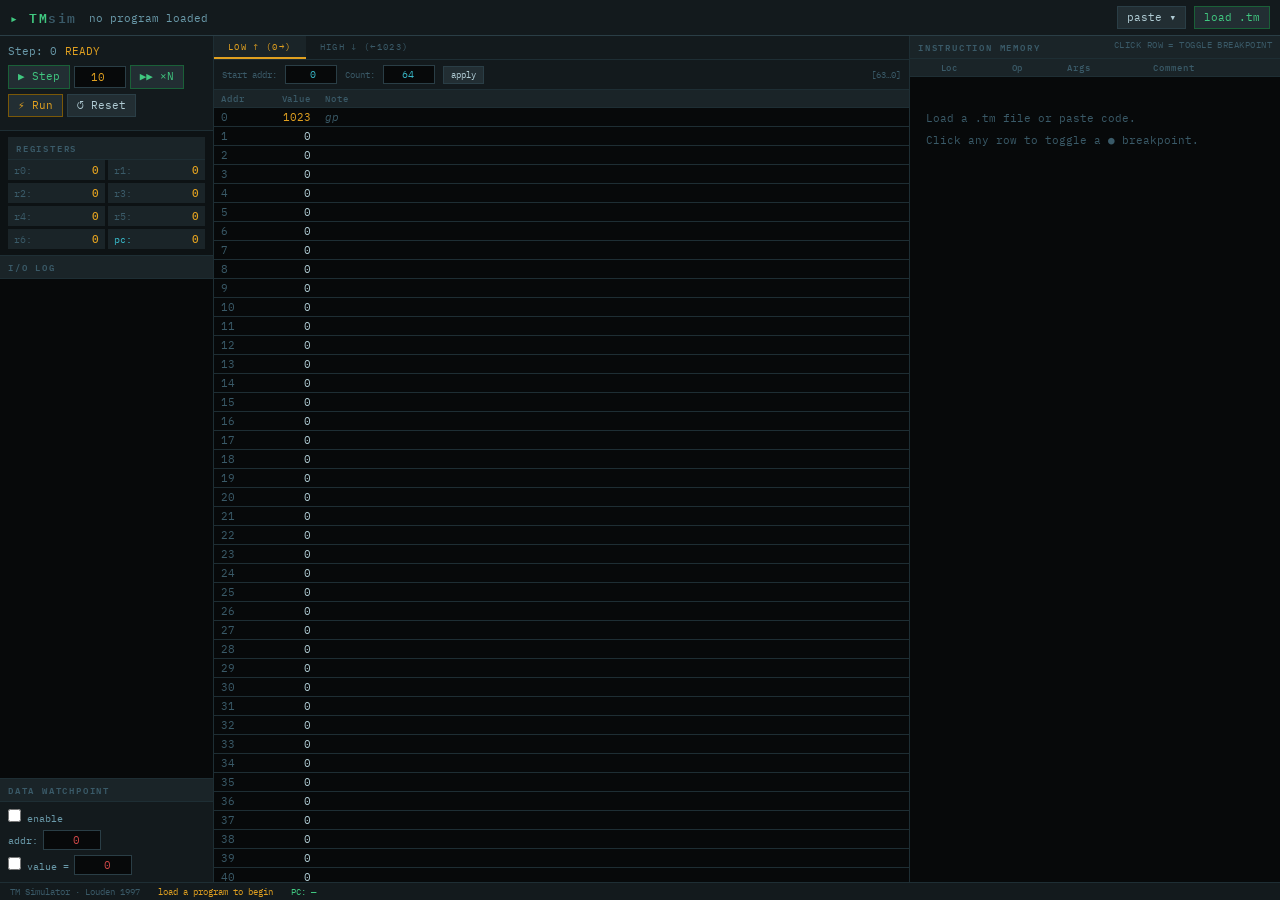
<file: proyecto/tmsimv1.html>
<!DOCTYPE html>
<html lang="en">
<head>
<meta charset="UTF-8">
<meta name="viewport" content="width=device-width, initial-scale=1.0">
<title>TM Simulator</title>
<link href="https://fonts.googleapis.com/css2?family=IBM+Plex+Mono:ital,wght@0,300;0,400;0,500;0,600;1,400&display=swap" rel="stylesheet">
<style>
:root {
  --bg0: #07090a;
  --bg1: #0d1214;
  --bg2: #131a1d;
  --bg3: #1a2428;
  --bg4: #222e33;
  --bg5: #2c3c42;
  --border:  #1e2e34;
  --border2: #2a3e46;
  --text:    #b0ccd4;
  --text2:   #6a9aaa;
  --text3:   #3a5a68;
  --amber:   #e0a020;
  --amber2:  #f0c050;
  --amber-dim:#7a5808;
  --green:   #40c880;
  --green2:  #70e0a0;
  --green-dim:#1a6038;
  --red:     #d04848;
  --red-dim: #602020;
  --cyan:    #38b8c8;
  --cyan-dim:#185868;
  --blue:    #3888d0;
  --pc-bg:   rgba(64, 200, 128, 0.10);
  --pc-border: rgba(64, 200, 128, 0.55);
  --bp-bg:   rgba(208, 72, 72, 0.12);
  --bp-border: rgba(208, 72, 72, 0.55);
  --chg-bg:  rgba(224, 160, 32, 0.13);
  --font: 'IBM Plex Mono', monospace;
}
*, *::before, *::after { box-sizing: border-box; margin: 0; padding: 0; }

body {
  background: var(--bg0);
  color: var(--text);
  font-family: var(--font);
  font-size: 12px;
  height: 100vh;
  display: flex;
  flex-direction: column;
  overflow: hidden;
}

/* ── HEADER ─────────────────────────────────────────────── */
#header {
  background: var(--bg2);
  border-bottom: 1px solid var(--border2);
  padding: 6px 10px;
  display: flex;
  align-items: center;
  gap: 8px;
  flex-shrink: 0;
  min-height: 36px;
}
#logo {
  font-size: 13px;
  font-weight: 600;
  color: var(--green);
  letter-spacing: 0.12em;
  white-space: nowrap;
  margin-right: 4px;
}
#logo span { color: var(--text3); }
#file-name {
  color: var(--text2);
  font-size: 11px;
  flex: 1;
  white-space: nowrap;
  overflow: hidden;
  text-overflow: ellipsis;
  min-width: 0;
}
.btn {
  background: var(--bg4);
  border: 1px solid var(--border2);
  color: var(--text);
  font-family: var(--font);
  font-size: 11px;
  padding: 3px 9px;
  cursor: pointer;
  white-space: nowrap;
  transition: background 0.12s, color 0.12s, border-color 0.12s;
  line-height: 1.4;
}
.btn:hover:not(:disabled) { background: var(--bg5); color: var(--amber2); border-color: var(--text3); }
.btn.go   { color: var(--green);  border-color: var(--green-dim); }
.btn.go:hover:not(:disabled) { background: rgba(64,200,128,.10); border-color: var(--green); }
.btn.warn { color: var(--amber);  border-color: var(--amber-dim); }
.btn.warn:hover:not(:disabled) { background: rgba(224,160,32,.10); border-color: var(--amber); }
.btn.stop { color: var(--red);    border-color: var(--red-dim); }
.btn.stop:hover:not(:disabled) { background: rgba(208,72,72,.10); border-color: var(--red); }
.btn:disabled { opacity: 0.35; cursor: default; }

/* ── PASTE SECTION ──────────────────────────────────────── */
#paste-wrap {
  background: var(--bg1);
  border-bottom: 1px solid var(--border);
  padding: 8px 10px;
  flex-shrink: 0;
  display: none;
}
#paste-wrap.visible { display: block; }
#paste-ta {
  width: 100%;
  height: 110px;
  background: var(--bg0);
  border: 1px solid var(--border2);
  color: var(--text);
  font-family: var(--font);
  font-size: 11px;
  padding: 6px;
  resize: vertical;
  outline: none;
}
#paste-ta:focus { border-color: var(--cyan-dim); }
#paste-footer { display: flex; gap: 8px; margin-top: 6px; align-items: center; }
#paste-err { color: var(--red); font-size: 10px; }

/* ── MAIN 3-COL LAYOUT ──────────────────────────────────── */
#main {
  display: grid;
  grid-template-columns: 214px 1fr 370px;
  flex: 1;
  overflow: hidden;
  min-height: 0;
}
.col { border-right: 1px solid var(--border); display: flex; flex-direction: column; overflow: hidden; min-height: 0; }
.col:last-child { border-right: none; }
.sec-title {
  background: var(--bg3);
  border-bottom: 1px solid var(--border);
  padding: 3px 8px;
  font-size: 9px;
  font-weight: 600;
  color: var(--text3);
  letter-spacing: 0.2em;
  text-transform: uppercase;
  flex-shrink: 0;
}

/* ── LEFT: CONTROLS ─────────────────────────────────────── */
#ctrl-sec {
  background: var(--bg2);
  border-bottom: 1px solid var(--border);
  padding: 8px;
  flex-shrink: 0;
}
#step-status { display: flex; gap: 8px; margin-bottom: 7px; align-items: baseline; }
#step-count { font-size: 11px; color: var(--text2); }
#step-result { font-size: 11px; color: var(--amber); }
.ctrl-row { display: flex; gap: 4px; margin-bottom: 5px; align-items: center; }
.num-in {
  background: var(--bg0);
  border: 1px solid var(--border2);
  color: var(--amber);
  font-family: var(--font);
  font-size: 11px;
  padding: 3px 5px;
  width: 52px;
  text-align: right;
  outline: none;
}
.num-in:focus { border-color: var(--amber-dim); }
.label-sm { font-size: 10px; color: var(--text3); }

/* ── LEFT: REGISTERS ────────────────────────────────────── */
#reg-sec {
  background: var(--bg1);
  border-bottom: 1px solid var(--border);
  padding: 6px 8px;
  flex-shrink: 0;
}
.reg-grid { display: grid; grid-template-columns: 1fr 1fr; gap: 3px; }
.reg-row {
  display: flex;
  align-items: center;
  gap: 4px;
  padding: 2px 5px;
  background: var(--bg3);
  border: 1px solid transparent;
  transition: background 0.2s, border-color 0.2s;
}
.reg-row.chg { background: var(--chg-bg); border-color: var(--amber-dim); }
.reg-lbl { color: var(--text3); font-size: 10px; width: 24px; }
.reg-lbl.sp { color: var(--cyan); }
.reg-val { color: var(--amber); font-weight: 500; flex: 1; text-align: right; font-size: 11px; }

/* ── LEFT: IO LOG ───────────────────────────────────────── */
#io-sec { flex: 1; display: flex; flex-direction: column; overflow: hidden; border-bottom: 1px solid var(--border); min-height: 60px; }
#io-log { flex: 1; overflow-y: auto; padding: 5px; }
.io-e { padding: 1px 4px; font-size: 11px; line-height: 1.5; }
.io-in   { color: var(--cyan); }
.io-out  { color: var(--amber); }
.io-halt { color: var(--red); }
.io-err  { color: var(--red); font-weight: 500; }
.io-info { color: var(--text3); }
#in-row {
  display: none;
  gap: 5px;
  padding: 5px 6px;
  align-items: center;
  border-top: 1px solid var(--border);
  flex-shrink: 0;
  background: rgba(56, 184, 200, 0.06);
}
#in-prompt { color: var(--green); font-size: 10px; white-space: nowrap; }
#in-val {
  flex: 1;
  background: var(--bg0);
  border: 1px solid var(--green-dim);
  color: var(--green);
  font-family: var(--font);
  font-size: 11px;
  padding: 3px 6px;
  outline: none;
  min-width: 0;
}
#in-val:focus { border-color: var(--green); }

/* ── LEFT: WATCHPOINTS ──────────────────────────────────── */
#watch-sec {
  background: var(--bg2);
  padding: 7px 8px;
  flex-shrink: 0;
}
.wrow { display: flex; align-items: center; gap: 5px; margin-bottom: 5px; font-size: 10px; color: var(--text2); flex-wrap: wrap; }
.wrow:last-child { margin-bottom: 0; }
.w-in {
  background: var(--bg0);
  border: 1px solid var(--border2);
  color: var(--red);
  font-family: var(--font);
  font-size: 11px;
  padding: 2px 5px;
  width: 58px;
  outline: none;
  text-align: right;
}
.w-in:focus { border-color: var(--red-dim); }
input[type=checkbox] { accent-color: var(--red); cursor: pointer; }

/* ── CENTER: DATA MEMORY ────────────────────────────────── */
#dmem-col { }
.tab-bar {
  display: flex;
  background: var(--bg2);
  border-bottom: 1px solid var(--border);
  flex-shrink: 0;
}
.tab {
  padding: 5px 14px;
  font-size: 9px;
  letter-spacing: 0.15em;
  text-transform: uppercase;
  color: var(--text3);
  cursor: pointer;
  border-bottom: 2px solid transparent;
  transition: color 0.12s, border-color 0.12s;
  user-select: none;
}
.tab.active { color: var(--amber); border-bottom-color: var(--amber); background: var(--bg3); }
.tab:hover:not(.active) { color: var(--text2); }
#dmem-cfg {
  background: var(--bg2);
  border-bottom: 1px solid var(--border);
  padding: 5px 8px;
  display: flex;
  gap: 8px;
  align-items: center;
  flex-shrink: 0;
  flex-wrap: wrap;
}
.cfg-lbl { font-size: 9px; color: var(--text3); white-space: nowrap; }
.rng-in {
  background: var(--bg0);
  border: 1px solid var(--border2);
  color: var(--cyan);
  font-family: var(--font);
  font-size: 10px;
  padding: 2px 5px;
  width: 52px;
  text-align: right;
  outline: none;
}
.rng-in:focus { border-color: var(--cyan-dim); }
#dmem-info { font-size: 9px; color: var(--text3); margin-left: auto; }
#dmem-scroll { flex: 1; overflow-y: auto; min-height: 0; }
table.mtbl { width: 100%; border-collapse: collapse; }
table.mtbl thead { position: sticky; top: 0; background: var(--bg3); z-index: 2; }
table.mtbl th {
  padding: 3px 7px;
  text-align: left;
  font-size: 9px;
  color: var(--text3);
  font-weight: 500;
  letter-spacing: 0.1em;
  border-bottom: 1px solid var(--border);
}
table.mtbl td { padding: 2px 7px; border-bottom: 1px solid var(--border); font-size: 11px; }
.d-addr { color: var(--text3); width: 46px; }
.d-val { text-align: right; width: 58px; }
.d-val.nz { color: var(--amber); }
.d-val.chg { color: var(--green2) !important; background: var(--chg-bg); }
.d-note { color: var(--text3); font-size: 9px; font-style: italic; }
tr.d-watch { background: var(--bp-bg); }
tr.d-fp    { background: rgba(56,136,208,.06); }

/* ── RIGHT: INSTRUCTION MEMORY ──────────────────────────── */
#imem-scroll { flex: 1; overflow-y: auto; min-height: 0; }
table.itbl { width: 100%; border-collapse: collapse; }
table.itbl thead { position: sticky; top: 0; background: var(--bg3); z-index: 2; }
table.itbl th {
  padding: 3px 5px;
  text-align: left;
  font-size: 9px;
  color: var(--text3);
  font-weight: 500;
  letter-spacing: 0.1em;
  border-bottom: 1px solid var(--border);
}
.i-row {
  cursor: pointer;
  border-bottom: 1px solid var(--border);
  transition: background 0.08s;
  border-left: 2px solid transparent;
}
.i-row:hover { background: var(--bg4); }
.i-row.pc  { background: var(--pc-bg) !important; border-left-color: var(--pc-border); }
.i-row.bp  { background: var(--bp-bg); border-left-color: var(--bp-border); }
.i-row.pc.bp { background: rgba(224,160,32,.10) !important; border-left-color: var(--amber); }
.i-row td  { padding: 2px 5px; font-size: 11px; }
.i-marker  { width: 14px; text-align: center; font-size: 10px; padding-left: 2px !important; }
.i-loc     { color: var(--text3); width: 28px; }
.i-op      { color: var(--cyan); font-weight: 500; width: 34px; }
.i-args    { color: var(--text2); width: 90px; font-size: 10px; }
.i-comment { color: var(--text3); font-style: italic; font-size: 10px; }

/* ── STATUS BAR ─────────────────────────────────────────── */
#statusbar {
  background: var(--bg2);
  border-top: 1px solid var(--border);
  padding: 3px 10px;
  font-size: 9px;
  color: var(--text3);
  flex-shrink: 0;
  display: flex;
  gap: 18px;
  align-items: center;
}
#sb-status { color: var(--amber); }
#sb-pc     { color: var(--green); }

/* ── SCROLLBARS ─────────────────────────────────────────── */
::-webkit-scrollbar { width: 6px; height: 6px; }
::-webkit-scrollbar-track { background: var(--bg1); }
::-webkit-scrollbar-thumb { background: var(--bg5); border-radius: 3px; }

/* ── MISC ───────────────────────────────────────────────── */
.empty-msg { padding: 30px 16px; color: var(--text3); font-size: 11px; line-height: 2; }
</style>
</head>
<body>

<!-- ─── HEADER ──────────────────────────────────────────── -->
<div id="header">
  <div id="logo">▸ TM<span>sim</span></div>
  <span id="file-name">no program loaded</span>
  <button class="btn" id="btn-paste-toggle">paste ▾</button>
  <label class="btn go" style="cursor:pointer">
    load .tm
    <input type="file" id="file-in" accept=".tm,.txt" style="display:none">
  </label>
</div>

<!-- ─── PASTE SECTION ───────────────────────────────────── -->
<div id="paste-wrap">
  <div style="font-size:9px;color:var(--text3);margin-bottom:5px;letter-spacing:.1em;">
    PASTE TM PROGRAM &nbsp;·&nbsp; format: &nbsp; loc: OPCODE r,d(s) * comment
  </div>
  <textarea id="paste-ta" placeholder="0: IN 0,0,0   * read input&#10;1: HALT 0,0,0  * done"></textarea>
  <div id="paste-footer">
    <button class="btn go" id="btn-load-paste">load from text</button>
    <span id="paste-err"></span>
  </div>
</div>

<!-- ─── MAIN ─────────────────────────────────────────────── -->
<div id="main">

  <!-- ── LEFT COLUMN ─────────────────────────── -->
  <div class="col">

    <!-- Controls -->
    <div id="ctrl-sec">
      <div id="step-status">
        <span id="step-count">Step: 0</span>
        <span id="step-result">READY</span>
      </div>
      <div class="ctrl-row">
        <button class="btn go" id="btn-step1">▶ Step</button>
        <input type="number" class="num-in" id="n-val" value="10" min="1" title="N for step×N">
        <button class="btn go" id="btn-stepn">▶▶ ×N</button>
      </div>
      <div class="ctrl-row">
        <button class="btn warn" id="btn-run">⚡ Run</button>
        <button class="btn stop" id="btn-stop" style="display:none">■ Stop</button>
        <button class="btn" id="btn-reset">↺ Reset</button>
      </div>
    </div>

    <!-- Registers -->
    <div id="reg-sec">
      <div class="sec-title">Registers</div>
      <div class="reg-grid" id="reg-grid"></div>
    </div>

    <!-- IO Log -->
    <div id="io-sec">
      <div class="sec-title">I/O Log</div>
      <div id="io-log"></div>
      <div id="in-row">
        <span id="in-prompt">IN ▸</span>
        <input type="number" id="in-val" placeholder="integer…">
        <button class="btn go" id="btn-in-ok">↵</button>
      </div>
    </div>

    <!-- Watchpoints -->
    <div id="watch-sec">
      <div class="sec-title" style="margin:-7px -8px 7px;">Data Watchpoint</div>
      <div class="wrow">
        <label><input type="checkbox" id="w-en"> enable</label>
      </div>
      <div class="wrow">
        <span>addr:</span>
        <input type="number" class="w-in" id="w-addr" value="0" min="0" max="1023">
      </div>
      <div class="wrow">
        <label><input type="checkbox" id="w-val-en"> value =</label>
        <input type="number" class="w-in" id="w-val" value="0">
      </div>
    </div>
  </div>

  <!-- ── CENTER: DATA MEMORY ─────────────────── -->
  <div class="col" id="dmem-col">
    <div class="tab-bar">
      <div class="tab active" data-tab="low"  onclick="switchTab('low')">Low ↑ (0→)</div>
      <div class="tab"        data-tab="high" onclick="switchTab('high')">High ↓ (←1023)</div>
    </div>
    <div id="dmem-cfg">
      <span class="cfg-lbl" id="cfg-lbl">Start addr:</span>
      <input type="number" class="rng-in" id="rng-start" value="0" min="0" max="1023">
      <span class="cfg-lbl">Count:</span>
      <input type="number" class="rng-in" id="rng-count" value="64" min="1" max="1024">
      <button class="btn" onclick="renderDmem()" style="font-size:9px;padding:2px 7px;">apply</button>
      <span id="dmem-info"></span>
    </div>
    <div id="dmem-scroll">
      <table class="mtbl">
        <thead><tr><th>Addr</th><th style="text-align:right">Value</th><th>Note</th></tr></thead>
        <tbody id="dmem-body"></tbody>
      </table>
    </div>
  </div>

  <!-- ── RIGHT: INSTRUCTION MEMORY ──────────── -->
  <div class="col">
    <div class="sec-title">Instruction Memory
      <span style="float:right;font-weight:400;letter-spacing:.05em;color:var(--text3)">click row = toggle breakpoint</span>
    </div>
    <div id="imem-scroll">
      <table class="itbl">
        <thead><tr><th></th><th>Loc</th><th>Op</th><th>Args</th><th>Comment</th></tr></thead>
        <tbody id="imem-body">
          <tr><td colspan="5" class="empty-msg">Load a .tm file or paste code.<br>Click any row to toggle a ● breakpoint.</td></tr>
        </tbody>
      </table>
    </div>
  </div>

</div>

<!-- ─── STATUS BAR ───────────────────────────────────────── -->
<div id="statusbar">
  <span>TM Simulator · Louden 1997</span>
  <span id="sb-status">load a program to begin</span>
  <span id="sb-pc">PC: —</span>
  <span id="sb-watch"></span>
</div>

<!-- ═══════════════════════════════════════════════════════════
     JAVASCRIPT — TM SIMULATOR ENGINE + UI
     ═══════════════════════════════════════════════════════════ -->
<script>
'use strict';

// ── Constants ──────────────────────────────────────────────
const ISIZE = 1024, DSIZE = 1024, NREGS = 8, PC = 7;

const OP = ['HALT','IN','OUT','ADD','SUB','MUL','DIV','????',
            'LD','ST','????',
            'LDA','LDC','JLT','JLE','JGT','JGE','JEQ','JNE','????'];

// Step result codes
const OK='OK', HALTED='Halted', IMEM='IMEM_ERR', DMEM='DMEM_ERR',
      ZDIV='ZERO_DIV', NEEDS_IN='NEEDS_IN', BP='Breakpoint', WP='Watchpoint';

// ── Machine State ───────────────────────────────────────────
let iMem = [], dMem = [], reg = [], stepCount = 0, lastResult = 'READY';
let ioLog = [], breakpoints = new Set();
let prevReg = [], prevDMem = [], lastWrite = -1;
let programLoaded = false, running = false, waitInput = false, pendingCb = null;
let dmemTab = 'low';
let tabCfg = { low: {start:0, count:64}, high: {start:960, count:64} };

// Watchpoint
let wEn=false, wAddr=0, wValEn=false, wVal=0;

// ── opClass ─────────────────────────────────────────────────
function cls(op) { return op<=6?'RR': op<=9?'RM':'RA'; }

// ── Format args ─────────────────────────────────────────────
function fmtArgs(inst) {
  if (cls(inst.iop)==='RR') return `${inst.a1},${inst.a2},${inst.a3}`;
  return `${inst.a1},${inst.a2}(${inst.a3})`;
}

// ── Parser ──────────────────────────────────────────────────
function parseProgram(text) {
  iMem = Array.from({length:ISIZE}, (_,i) =>
    ({iop:0, a1:0, a2:0, a3:0, comment:'', loc:i, has:false}));

  const errors=[], lines=text.split('\n');
  let maxLoc=0;

  for (let ln=0; ln<lines.length; ln++) {
    let line = lines[ln].replace(/\r/g,'').trimEnd();
    if (!line.trim() || line.trim()[0]==='*') continue;

    const ci = line.indexOf(':');
    if (ci<0) { errors.push(`L${ln+1}: missing colon`); continue; }

    const loc = parseInt(line.slice(0,ci).trim());
    if (isNaN(loc)||loc<0||loc>=ISIZE) { errors.push(`L${ln+1}: bad loc`); continue; }

    let rest = line.slice(ci+1).trim();

    // Extract comment after *
    let comment='';
    const si = rest.indexOf('*');
    if (si>=0) { comment=rest.slice(si+1).trim(); rest=rest.slice(0,si).trim(); }

    // Opcode token
    const sep = rest.search(/[\s,]/);
    let opStr = (sep<0 ? rest : rest.slice(0,sep)).toUpperCase();
    let argStr = sep<0 ? '' : rest.slice(sep).replace(/\s+/g,'');

    // Match opcode (4-char prefix)
    let opNum = -1;
    for (let i=0; i<OP.length; i++) {
      if (OP[i]!=='????' && OP[i].startsWith(opStr.slice(0,4))) { opNum=i; break; }
    }
    if (opNum<0||OP[opNum]==='????') { errors.push(`L${ln+1}: unknown op "${opStr}"`); continue; }

    let a1=0,a2=0,a3=0;
    const parts = argStr.split(',');

    if (cls(opNum)==='RR') {
      a1=parseInt(parts[0])||0;
      a2=parseInt(parts[1])||0;
      a3=parseInt(parts[2])||0;
    } else {
      a1=parseInt(parts[0])||0;
      const ds = (parts[1]||'')+(parts[2]||'');
      const m = ds.match(/^(-?\d+)\((\d+)\)$/);
      if (m) { a2=parseInt(m[1]); a3=parseInt(m[2]); }
      else {
        a2=parseInt(parts[1])||0;
        a3=parseInt((parts[2]||'').replace(/[()]/g,''))||0;
      }
    }

    iMem[loc] = {iop:opNum, a1, a2, a3, comment, loc, has:true};
    maxLoc=Math.max(maxLoc,loc);
  }
  return {errors,maxLoc};
}

// ── Reset ───────────────────────────────────────────────────
function resetMachine() {
  dMem = new Array(DSIZE).fill(0); dMem[0]=DSIZE-1;
  reg  = new Array(NREGS).fill(0);
  stepCount=0; lastResult='READY'; ioLog=[]; lastWrite=-1;
  prevReg=[...reg]; prevDMem=[...dMem];
  running=false; waitInput=false; pendingCb=null;
}

// ── stepTM ──────────────────────────────────────────────────
function stepTM() {
  const pc=reg[PC];
  if (pc<0||pc>=ISIZE) return IMEM;

  reg[PC]=pc+1;
  const inst=iMem[pc];
  const c=cls(inst.iop);
  let r=inst.a1, s,t,m;

  if (c==='RR') { s=inst.a2; t=inst.a3; }
  else {
    s=inst.a3; m=inst.a2+reg[s];
    if (c==='RM'&&(m<0||m>=DSIZE)) return DMEM;
  }

  prevReg=[...reg];
  lastWrite=-1;

  switch(inst.iop){
    case 0:  // HALT
      reg[PC]=pc;
      ioLog.push({t:'halt',msg:`HALT at ${pc}`});
      stepCount++; return HALTED;

    case 1:  // IN
      reg[PC]=pc;
      return NEEDS_IN;

    case 2:  // OUT
      ioLog.push({t:'out',msg:`OUT: ${reg[r]}`});
      break;

    case 3:  reg[r]=reg[s]+reg[t]; break;
    case 4:  reg[r]=reg[s]-reg[t]; break;
    case 5:  reg[r]=reg[s]*reg[t]; break;
    case 6:
      if(reg[t]===0) return ZDIV;
      reg[r]=Math.trunc(reg[s]/reg[t]); break;

    case 8:   reg[r]=dMem[m]; break; // LD
    case 9:   dMem[m]=reg[r]; lastWrite=m; break; // ST

    case 11:  reg[r]=m; break; // LDA
    case 12:  reg[r]=inst.a2; break; // LDC
    case 13:  if(reg[r]< 0) reg[PC]=m; break;
    case 14:  if(reg[r]<=0) reg[PC]=m; break;
    case 15:  if(reg[r]> 0) reg[PC]=m; break;
    case 16:  if(reg[r]>=0) reg[PC]=m; break;
    case 17:  if(reg[r]===0) reg[PC]=m; break;
    case 18:  if(reg[r]!==0) reg[PC]=m; break;
  }

  stepCount++;

  // Check data watchpoint
  if (wEn && lastWrite===wAddr) {
    if (!wValEn || dMem[wAddr]===wVal) return WP;
  }

  // Check next-PC breakpoint
  if (breakpoints.has(reg[PC])) return BP;

  return OK;
}

// ── Execute helpers ─────────────────────────────────────────
function doStep1() {
  if (!programLoaded||waitInput) return;
  if (lastResult===HALTED) return;
  const r=stepTM();
  if (r===NEEDS_IN) { setupInputWait(()=>updateUI()); }
  else { lastResult=r; updateUI(); }
}

function doStepN(n) {
  if (!programLoaded||waitInput) return;
  if (lastResult===HALTED) return;
  let r=OK;
  for (let i=0;i<n&&r===OK;i++){
    r=stepTM();
    if(r===NEEDS_IN){
      setupInputWait(()=>{ doStepN(n-i-1); });
      updateUI(); return;
    }
  }
  lastResult=r; updateUI();
}

// Async run (chunked to avoid blocking UI)
function doRun() {
  if (!programLoaded||waitInput) return;
  if (lastResult===HALTED) return;
  running=true; updateRunBtns();

  function chunk() {
    if (!running) { updateUI(); return; }
    let r=OK;
    // Run up to 2000 steps per frame
    for (let i=0;i<2000&&r===OK;i++){
      r=stepTM();
      if (r===NEEDS_IN){
        setupInputWait(()=>{ running=true; updateRunBtns(); requestAnimationFrame(chunk); });
        lastResult=r; running=false; updateUI(); return;
      }
      if (r!==OK) break;
    }
    lastResult=r;
    if (r===OK) { requestAnimationFrame(chunk); }
    else { running=false; updateRunBtns(); updateUI(); }
  }
  requestAnimationFrame(chunk);
}

function doStop() { running=false; updateRunBtns(); updateUI(); }

function doReset() {
  if (!programLoaded) return;
  running=false; waitInput=false; pendingCb=null;
  resetMachine();
  hideInput(); updateRunBtns(); updateUI();
}

// ── Input handling ──────────────────────────────────────────
function setupInputWait(cb) {
  waitInput=true; pendingCb=cb;
  document.getElementById('in-row').style.display='flex';
  document.getElementById('in-val').focus();
}

function submitInput() {
  const raw=document.getElementById('in-val').value;
  const v=parseInt(raw);
  if (isNaN(v)) { document.getElementById('in-val').select(); return; }
  
  // Execute the IN manually: find the IN instruction at current PC
  const pc=reg[PC];
  const inst=iMem[pc];
  reg[inst.a1]=v;
  reg[PC]=pc+1;
  stepCount++;
  ioLog.push({t:'in', msg:`IN: ${v} → reg[${inst.a1}]`});
  
  // Check if new PC is a breakpoint
  let r=OK;
  if (breakpoints.has(reg[PC])) r=BP;
  
  hideInput();
  waitInput=false;
  if (r!==OK) { lastResult=r; const cb=pendingCb; pendingCb=null; updateUI(); return; }
  
  const cb=pendingCb; pendingCb=null;
  if (cb) cb();
}

function hideInput() {
  document.getElementById('in-row').style.display='none';
  document.getElementById('in-val').value='';
}

// ── Load program ────────────────────────────────────────────
function loadProgram(text, name) {
  const {errors}=parseProgram(text);
  if (errors.length>0) {
    document.getElementById('paste-err').textContent=errors.slice(0,3).join(' | ');
    alert('Parse errors:\n'+errors.join('\n')); return false;
  }
  document.getElementById('paste-err').textContent='';
  programLoaded=true;
  breakpoints.clear();
  resetMachine();
  document.getElementById('file-name').textContent=name||'pasted program';
  updateUI();
  return true;
}

// ── Update Run Buttons ───────────────────────────────────────
function updateRunBtns() {
  document.getElementById('btn-run').style.display =running?'none':'';
  document.getElementById('btn-stop').style.display=running?'':'none';
}

// ─────────────────────────────────────────────────────────────
// UI RENDERING
// ─────────────────────────────────────────────────────────────

function updateUI() {
  renderRegisters();
  renderDmem();
  renderImem();
  renderIOLog();

  document.getElementById('step-count').textContent=`Step: ${stepCount}`;

  const rEl=document.getElementById('step-result');
  rEl.textContent=lastResult;
  rEl.style.color=
    lastResult===HALTED?'var(--red)':
    lastResult===OK?'var(--green)':
    lastResult==='READY'?'var(--text2)':
    lastResult===BP||lastResult===WP?'var(--amber)':'var(--red)';

  document.getElementById('sb-status').textContent=lastResult;
  document.getElementById('sb-pc').textContent=`PC: ${programLoaded?reg[PC]:'—'}`;
  document.getElementById('sb-watch').textContent=
    wEn?`▲ watch addr:${wAddr}${wValEn?'='+wVal:''}` : '';
}

// Registers
const REG_NAMES=['r0','r1','r2','r3','r4','r5','r6','pc'];
function renderRegisters() {
  const g=document.getElementById('reg-grid');
  g.innerHTML='';
  for(let i=0;i<NREGS;i++){
    const chg=reg[i]!==prevReg[i];
    const d=document.createElement('div');
    d.className='reg-row'+(chg?' chg':'');
    d.innerHTML=`<span class="reg-lbl${i===PC?' sp':''}">${REG_NAMES[i]}:</span>`
               +`<span class="reg-val">${reg[i]}</span>`;
    g.appendChild(d);
  }
}

// Data Memory
function renderDmem() {
  const start=parseInt(document.getElementById('rng-start').value)||0;
  const count=parseInt(document.getElementById('rng-count').value)||64;
  const fp=reg[6]; // reg[6] often used as FP in TINY
  const tb=document.getElementById('dmem-body');
  tb.innerHTML='';

  let addrs=[];
  if(dmemTab==='low'){
    for(let a=start;a<Math.min(start+count,DSIZE);a++) addrs.push(a);
  } else {
    const top=Math.min(start+count-1,DSIZE-1);
    for(let a=top;a>=start;a--) addrs.push(a);
  }

  document.getElementById('dmem-info').textContent=
    `[${addrs[addrs.length-1]}…${addrs[0]}]`;

  for(const a of addrs){
    const v=dMem[a], nz=v!==0, chg=a===lastWrite;
    const isWatch=wEn&&a===wAddr;
    const isFP=a===fp&&fp!==0;
    let note='';
    if(a===0) note='gp';
    if(isFP) note+=(note?'+':'')+'fp';

    const tr=document.createElement('tr');
    tr.className=isWatch?'d-watch':isFP?'d-fp':'';
    tr.innerHTML=`<td class="d-addr">${a}</td>`
                +`<td class="d-val${nz?' nz':''}${chg?' chg':''}">${v}</td>`
                +`<td class="d-note">${note}</td>`;
    tb.appendChild(tr);
  }
}

// Instruction Memory
function renderImem() {
  const tb=document.getElementById('imem-body');
  const pc=reg[PC];
  tb.innerHTML='';
  let pcRow=null, anyInstr=false;

  for(let loc=0;loc<ISIZE;loc++){
    const inst=iMem[loc];
    if(!inst||!inst.has) continue;
    anyInstr=true;

    const isPC=loc===pc, isBP=breakpoints.has(loc);
    const tr=document.createElement('tr');
    tr.className='i-row'+(isPC?' pc':'')+(isBP?' bp':'');
    tr.onclick=()=>toggleBP(loc);

    const marker=isBP?'<span style="color:var(--red)">●</span>':
                  isPC?'<span style="color:var(--green)">▶</span>':'';

    tr.innerHTML=`<td class="i-marker">${marker}</td>`
                +`<td class="i-loc">${loc}</td>`
                +`<td class="i-op">${OP[inst.iop]||'?'}</td>`
                +`<td class="i-args">${fmtArgs(inst)}</td>`
                +`<td class="i-comment">${inst.comment}</td>`;
    tb.appendChild(tr);
    if(isPC) pcRow=tr;
  }

  if(!anyInstr){
    tb.innerHTML='<tr><td colspan="5" class="empty-msg">Load a .tm file or paste code above.<br>Click a row to toggle ● breakpoint.</td></tr>';
    return;
  }
  if(pcRow) setTimeout(()=>pcRow.scrollIntoView({block:'center',behavior:'smooth'}),30);
}

// IO Log
function renderIOLog() {
  const el=document.getElementById('io-log');
  el.innerHTML=ioLog.map(e=>{
    const c=e.t==='in'?'io-in':e.t==='out'?'io-out':e.t==='halt'?'io-halt':'io-err';
    return `<div class="io-e ${c}">${e.msg}</div>`;
  }).join('');
  el.scrollTop=el.scrollHeight;
}

// Breakpoints
function toggleBP(loc) {
  if(breakpoints.has(loc)) breakpoints.delete(loc);
  else breakpoints.add(loc);
  renderImem();
}

// Tab switch
function switchTab(tab) {
  tabCfg[dmemTab].start=parseInt(document.getElementById('rng-start').value)||0;
  tabCfg[dmemTab].count=parseInt(document.getElementById('rng-count').value)||64;
  dmemTab=tab;
  document.getElementById('rng-start').value=tabCfg[tab].start;
  document.getElementById('rng-count').value=tabCfg[tab].count;
  document.querySelectorAll('.tab').forEach(t=>
    t.classList.toggle('active', t.dataset.tab===tab));
  document.getElementById('cfg-lbl').textContent=
    tab==='low'?'Start addr (↑):':'Start addr (↓):';
  renderDmem();
}

// ─────────────────────────────────────────────────────────────
// EVENT BINDINGS
// ─────────────────────────────────────────────────────────────

// File load
document.getElementById('file-in').addEventListener('change',e=>{
  const f=e.target.files[0]; if(!f) return;
  const r=new FileReader();
  r.onload=ev=>loadProgram(ev.target.result, f.name);
  r.readAsText(f);
  e.target.value='';
});

// Paste toggle
document.getElementById('btn-paste-toggle').addEventListener('click',()=>{
  document.getElementById('paste-wrap').classList.toggle('visible');
});

// Load from paste
document.getElementById('btn-load-paste').addEventListener('click',()=>{
  const t=document.getElementById('paste-ta').value;
  if(!t.trim()) return;
  if(loadProgram(t,'pasted program'))
    document.getElementById('paste-wrap').classList.remove('visible');
});

// Control buttons
document.getElementById('btn-step1').addEventListener('click', doStep1);
document.getElementById('btn-stepn').addEventListener('click',()=>
  doStepN(Math.max(1,parseInt(document.getElementById('n-val').value)||1)));
document.getElementById('btn-run').addEventListener('click', doRun);
document.getElementById('btn-stop').addEventListener('click', doStop);
document.getElementById('btn-reset').addEventListener('click', doReset);

// Input submit
document.getElementById('btn-in-ok').addEventListener('click', submitInput);
document.getElementById('in-val').addEventListener('keydown',e=>{
  if(e.key==='Enter') submitInput();
});

// Keyboard shortcuts
document.addEventListener('keydown',e=>{
  if(e.target.tagName==='INPUT'||e.target.tagName==='TEXTAREA') return;
  if(e.key==='s'||e.key==='S') doStep1();
  if(e.key==='r'||e.key==='R') doRun();
  if(e.key==='Escape') doStop();
});

// Watchpoint controls
document.getElementById('w-en').addEventListener('change',e=>{
  wEn=e.target.checked;
  wAddr=parseInt(document.getElementById('w-addr').value)||0;
  renderDmem(); updateUI();
});
document.getElementById('w-addr').addEventListener('input',e=>{
  wAddr=parseInt(e.target.value)||0;
  if(wEn) renderDmem();
});
document.getElementById('w-val-en').addEventListener('change',e=>{ wValEn=e.target.checked; });
document.getElementById('w-val').addEventListener('input',e=>{ wVal=parseInt(e.target.value)||0; });

// Range apply on Enter
['rng-start','rng-count'].forEach(id=>{
  document.getElementById(id).addEventListener('keydown',e=>{
    if(e.key==='Enter') renderDmem();
  });
});

// ── INIT ────────────────────────────────────────────────────
resetMachine();
renderRegisters();
renderDmem();
</script>
</body>
</html>
</file>
<file: ide/css/styles.css>
/* ==========================================================================
   TINY++ STUDIO IDE - ÍNDICE PRINCIPAL DE ESTILOS
   Autor: Henyer Molina (Módulo 4) - UNET 2026
   ========================================================================== */

@import 'variables.css';
@import 'layout.css';
@import 'editor.css';
@import 'console.css';
@import 'debugger.css';
@import 'ast.css';
@import 'symbols.css';
@import 'modals.css';
</file>
